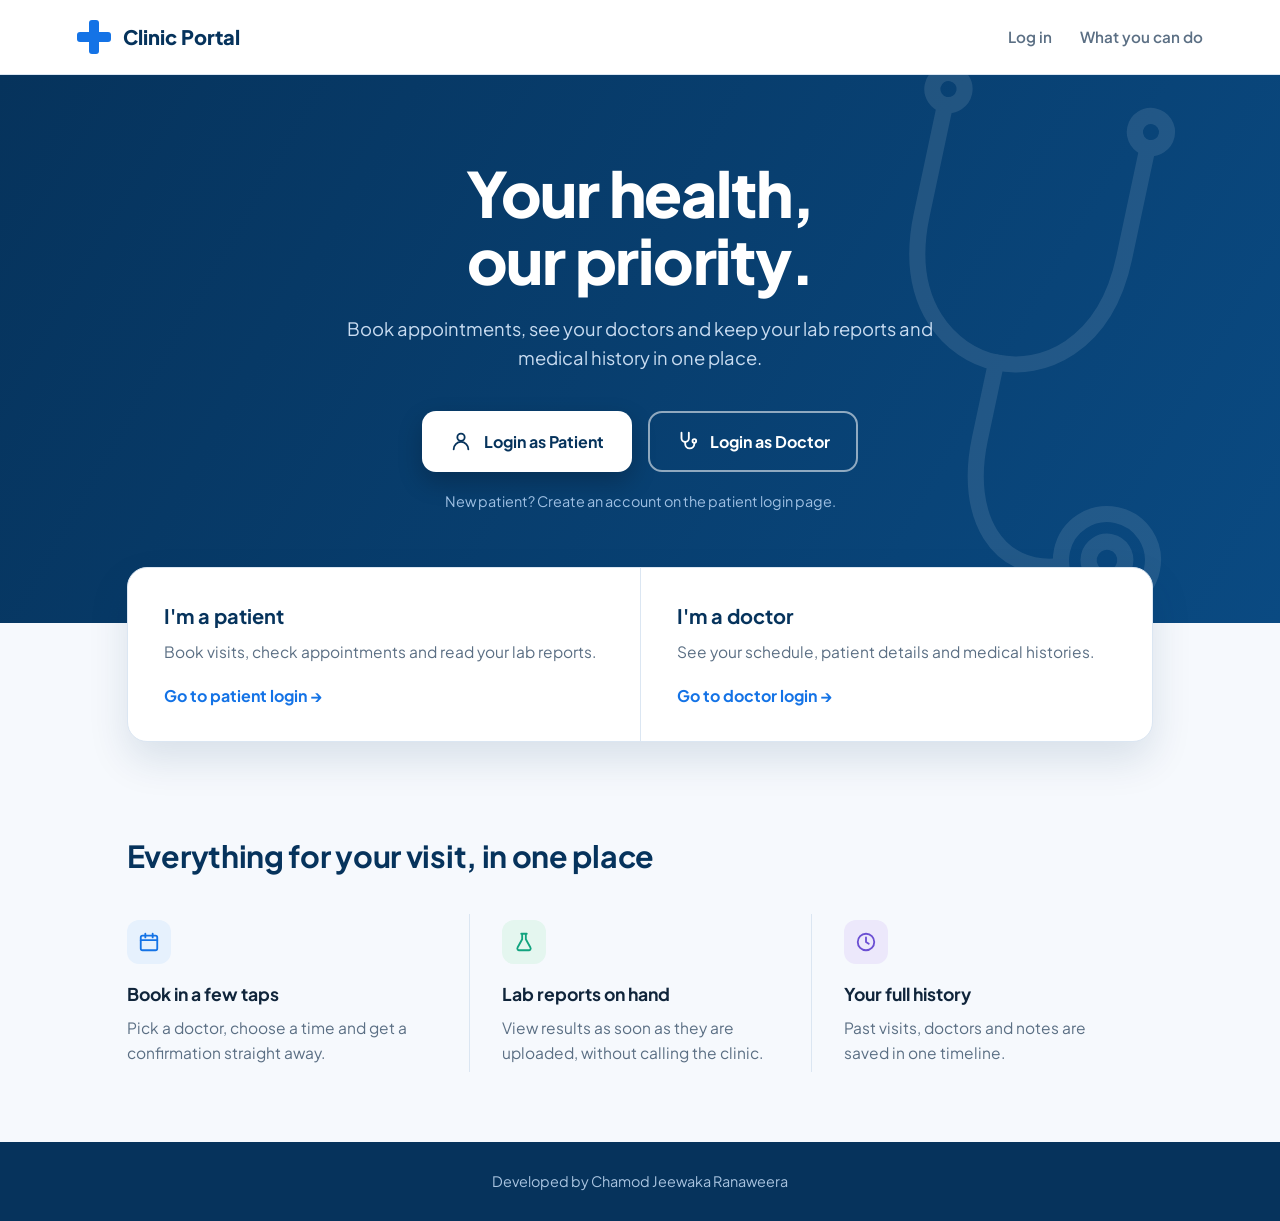
<file: templates/index.html>
<!DOCTYPE html>
<html lang="en">
<head>
<meta charset="UTF-8">
<meta name="viewport" content="width=device-width, initial-scale=1">
<link rel="icon" href="{{ url_for('static', filename='favicon.png') }}" sizes="32x32">
<title>Clinic Portal – Your Health, Our Priority</title>
<link rel="preconnect" href="https://fonts.googleapis.com">
<link href="https://fonts.googleapis.com/css2?family=Plus+Jakarta+Sans:wght@400;500;600;700;800&display=swap" rel="stylesheet">
<style>
:root{
  --navy:#06335c; --navy-2:#0a4a82; --blue:#1473e6; --sky:#e6f1fd;
  --teal:#12a37f; --ink:#10253b; --muted:#5b6f84; --bg:#f6f9fd; --line:#dbe6f2;
}
*{box-sizing:border-box;margin:0;padding:0}
html{scroll-behavior:smooth}
body{font-family:"Plus Jakarta Sans",system-ui,-apple-system,"Segoe UI",Arial,sans-serif;color:var(--ink);background:var(--bg);line-height:1.6}
a{color:inherit;text-decoration:none}
:focus-visible{outline:3px solid var(--blue);outline-offset:3px;border-radius:8px}

/* Top bar */
.top{display:flex;align-items:center;justify-content:space-between;padding:20px 6vw;background:#fff;border-bottom:1px solid var(--line)}
.brand{display:flex;align-items:center;gap:12px;font-weight:800;font-size:1.25rem;color:var(--navy)}
.cross{width:34px;height:34px;position:relative}
.cross::before,.cross::after{content:"";position:absolute;background:var(--blue);border-radius:3px}
.cross::before{left:12px;top:0;width:10px;height:34px}
.cross::after{left:0;top:12px;width:34px;height:10px}
.top nav{display:flex;gap:28px;font-weight:600;font-size:.95rem;color:var(--muted)}
.top nav a:hover{color:var(--blue)}

/* Hero */
.hero{background:linear-gradient(120deg,var(--navy) 0%,var(--navy-2) 100%);color:#fff;padding:84px 6vw 110px;position:relative;overflow:hidden}
.hero-inner{max-width:820px;margin:auto;text-align:center}
.steth{position:absolute;right:4vw;top:50%;width:min(46vw,460px);transform:translateY(-50%) rotate(12deg);color:#fff;opacity:.1;pointer-events:none}
.hero-inner{position:relative;z-index:1}
@media (max-width:900px){.steth{right:-10vw;width:80vw;opacity:.08}}
.hero h1{font-size:clamp(2.4rem,5vw,3.9rem);line-height:1.08;font-weight:800;letter-spacing:-.02em}
.hero p.lead{margin-top:20px;font-size:1.15rem;color:#c9dcf1;max-width:34em;margin-left:auto;margin-right:auto}
.cta{margin-top:38px;display:flex;flex-wrap:wrap;gap:16px;justify-content:center}
.btn{display:inline-flex;align-items:center;gap:12px;padding:16px 26px;border-radius:14px;font-weight:700;font-size:1rem;border:2px solid transparent;transition:transform .15s,background .15s,box-shadow .15s;cursor:pointer}
.btn svg{width:22px;height:22px;flex:none}
.btn-patient{background:#fff;color:var(--navy);box-shadow:0 10px 24px rgba(0,0,0,.22)}
.btn-patient:hover{transform:translateY(-2px);background:var(--sky)}
.btn-doctor{background:transparent;color:#fff;border-color:rgba(255,255,255,.55)}
.btn-doctor:hover{transform:translateY(-2px);background:rgba(255,255,255,.12);border-color:#fff}
.hint{margin-top:18px;font-size:.9rem;color:#9fc0e3}

/* Role section */
.roles{max-width:1180px;margin:-56px auto 0;padding:0 6vw;position:relative;z-index:2}
.roles-box{background:#fff;border:1px solid var(--line);border-radius:20px;display:grid;grid-template-columns:1fr 1fr;box-shadow:0 18px 40px rgba(6,51,92,.12)}
.role{padding:32px 36px}
.role+.role{border-left:1px solid var(--line)}
.role h2{font-size:1.25rem;color:var(--navy)}
.role p{margin:8px 0 18px;color:var(--muted);font-size:.97rem}
.link{font-weight:700;color:var(--blue)}
.link:hover{text-decoration:underline}

/* Features */
.features{max-width:1180px;margin:90px auto 70px;padding:0 6vw}
.features h2{font-size:1.9rem;color:var(--navy);letter-spacing:-.01em;margin-bottom:34px}
.f-grid{display:grid;grid-template-columns:repeat(3,1fr);gap:0}
.f{padding:6px 32px 6px 0}
.f+.f{padding-left:32px;border-left:1px solid var(--line)}
.f h3{font-size:1.1rem;margin-bottom:8px}
.f p{color:var(--muted);font-size:.97rem}
.f .ic{width:44px;height:44px;border-radius:12px;display:grid;place-items:center;margin-bottom:16px}
.f:nth-child(1) .ic{background:var(--sky);color:var(--blue)}
.f:nth-child(2) .ic{background:#e4f6ef;color:var(--teal)}
.f:nth-child(3) .ic{background:#ece8fb;color:#6b4fd3}
.ic svg{width:22px;height:22px}

footer{background:var(--navy);color:#a9c4e0;text-align:center;padding:28px 6vw;font-size:.9rem}

@media (max-width:900px){
  .top nav{display:none}
  .roles-box,.f-grid{grid-template-columns:1fr}
  .role+.role{border-left:0;border-top:1px solid var(--line)}
  .f,.f+.f{padding:18px 0;border-left:0}
  .f+.f{border-top:1px solid var(--line)}
}
@media (prefers-reduced-motion:reduce){*{transition:none!important}html{scroll-behavior:auto}}
</style>
</head>
<body>

<header class="top">
  <a class="brand" href="/"><span class="cross" aria-hidden="true"></span>Clinic Portal</a>
  <nav aria-label="Main">
    <a href="#login">Log in</a>
    <a href="#features">What you can do</a>
  </nav>
</header>

<main>
  <section class="hero">
    <svg class="steth" viewBox="0 0 400 500" fill="none" stroke="currentColor" stroke-width="14" stroke-linecap="round" stroke-linejoin="round" aria-hidden="true">
      <circle cx="110" cy="38" r="14"/><circle cx="290" cy="38" r="14"/>
      <path d="M110 54V150C110 230 160 262 200 262C240 262 290 230 290 150V54"/>
      <path d="M200 262V330C200 400 240 440 290 424"/>
      <circle cx="330" cy="410" r="40"/><circle cx="330" cy="410" r="16"/>
    </svg>
    <div class="hero-inner">
      <div>
        <h1>Your health,<br>our priority.</h1>
        <p class="lead">Book appointments, see your doctors and keep your lab reports and medical history in one place.</p>
        <div class="cta" id="login">
          <!-- Change these hrefs to match your Flask routes -->
          <a class="btn btn-patient" href="/login">
            <svg viewBox="0 0 24 24" fill="none" stroke="currentColor" stroke-width="2" stroke-linecap="round" stroke-linejoin="round"><circle cx="12" cy="8" r="4"/><path d="M4 21c0-4.4 3.6-8 8-8s8 3.6 8 8"/></svg>
            Login as Patient
          </a>
          <a class="btn btn-doctor" href="/login_doctor">
            <svg viewBox="0 0 24 24" fill="none" stroke="currentColor" stroke-width="2" stroke-linecap="round" stroke-linejoin="round"><path d="M6 3v6a4 4 0 0 0 8 0V3"/><path d="M10 13v2a5 5 0 0 0 10 0v-1"/><circle cx="20" cy="12" r="2"/></svg>
            Login as Doctor
          </a>
        </div>
        <p class="hint">New patient? Create an account on the patient login page.</p>
      </div>
    </div>
  </section>

  <section class="roles" aria-label="Choose how to log in">
    <div class="roles-box">
      <div class="role">
        <h2>I'm a patient</h2>
        <p>Book visits, check appointments and read your lab reports.</p>
        <a class="link" href="/login">Go to patient login →</a>
      </div>
      <div class="role">
        <h2>I'm a doctor</h2>
        <p>See your schedule, patient details and medical histories.</p>
        <a class="link" href="/login_doctor">Go to doctor login →</a>
      </div>
    </div>
  </section>

  <section class="features" id="features">
    <h2>Everything for your visit, in one place</h2>
    <div class="f-grid">
      <div class="f">
        <div class="ic"><svg viewBox="0 0 24 24" fill="none" stroke="currentColor" stroke-width="2" stroke-linecap="round" stroke-linejoin="round"><rect x="3" y="5" width="18" height="16" rx="2"/><path d="M3 10h18M8 3v4M16 3v4"/></svg></div>
        <h3>Book in a few taps</h3>
        <p>Pick a doctor, choose a time and get a confirmation straight away.</p>
      </div>
      <div class="f">
        <div class="ic"><svg viewBox="0 0 24 24" fill="none" stroke="currentColor" stroke-width="2" stroke-linecap="round" stroke-linejoin="round"><path d="M9 3h6M10 3v6l-5 9a2 2 0 0 0 2 3h10a2 2 0 0 0 2-3l-5-9V3"/></svg></div>
        <h3>Lab reports on hand</h3>
        <p>View results as soon as they are uploaded, without calling the clinic.</p>
      </div>
      <div class="f">
        <div class="ic"><svg viewBox="0 0 24 24" fill="none" stroke="currentColor" stroke-width="2" stroke-linecap="round" stroke-linejoin="round"><circle cx="12" cy="12" r="9"/><path d="M12 7v5l3 2"/></svg></div>
        <h3>Your full history</h3>
        <p>Past visits, doctors and notes are saved in one timeline.</p>
      </div>
    </div>
  </section>
</main>

<footer>Developed by <a href="https://www.linkedin.com/in/chamod-ranaweera-06bb80420/" target='blank'>Chamod Jeewaka Ranaweera</a></footer>

</body>
</html>
</file>
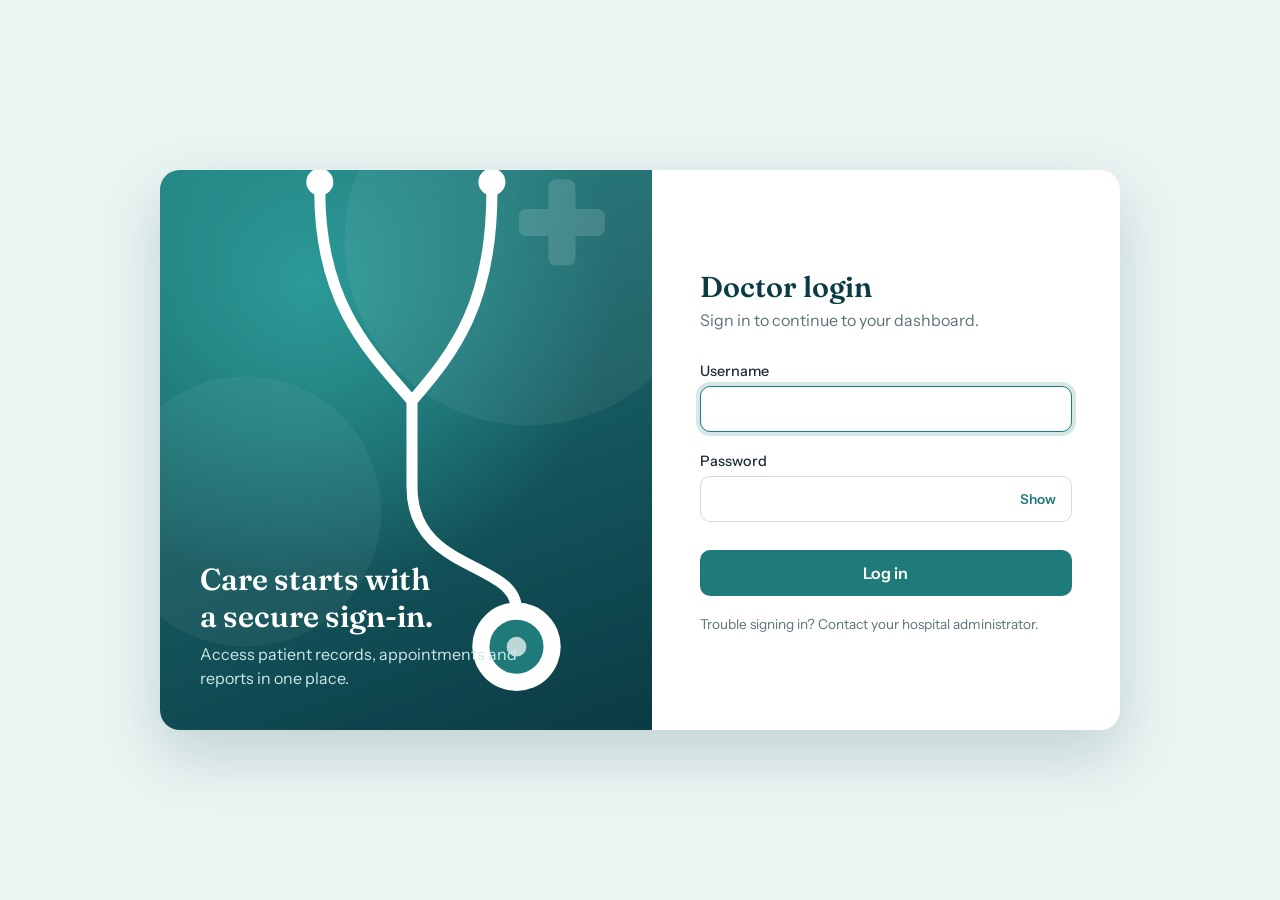
<file: templates/doctor_login.html>
<!DOCTYPE html>
<html lang="en">
<head>
<meta charset="UTF-8">
<meta name="viewport" content="width=device-width, initial-scale=1">
<link rel="icon" href="{{ url_for('static', filename='favicon.png') }}" sizes="32x32">
<title>Doctor Login</title>
<link rel="preconnect" href="https://fonts.googleapis.com">
<link rel="preconnect" href="https://fonts.gstatic.com" crossorigin>
<link href="https://fonts.googleapis.com/css2?family=Fraunces:wght@600&family=Instrument+Sans:wght@400;500;600&display=swap" rel="stylesheet">
<style>
  :root {
    --ink: #0b3b45;
    --teal: #1f7a7a;
    --deep: #0e4f57;
    --mist: #eaf4f3;
    --line: #cfe0de;
    --text: #1a2e33;
    --muted: #5b7378;
    --white: #ffffff;
  }
  * { box-sizing: border-box; }
  html, body { height: 100%; margin: 0; }
  body {
    font-family: "Instrument Sans", system-ui, -apple-system, "Segoe UI", sans-serif;
    color: var(--text);
    background: var(--mist);
    display: grid;
    place-items: center;
    padding: 24px;
  }

  .card {
    display: grid;
    grid-template-columns: 1.05fr 1fr;
    width: min(960px, 100%);
    min-height: 560px;
    background: var(--white);
    border-radius: 20px;
    overflow: hidden;
    box-shadow: 0 24px 60px rgba(11, 59, 69, 0.18);
  }

  /* ---------- Image side ---------- */
  .art {
    position: relative;
    background:
      radial-gradient(circle at 30% 20%, #2c9a97 0%, transparent 55%),
      linear-gradient(160deg, var(--teal), var(--ink));
    display: flex;
    flex-direction: column;
    justify-content: flex-end;
    padding: 40px;
    color: var(--white);
    overflow: hidden;
  }
  /* To use a real photo instead of the illustration, uncomment:
  .art { background: linear-gradient(rgba(11,59,69,.55), rgba(11,59,69,.75)), url("doctor.jpg") center/cover; }
  and remove the <svg> inside .art */
  .art svg {
    position: absolute;
    inset: 0;
    width: 100%;
    height: 100%;
  }
  .art h2 {
    position: relative;
    font-family: "Fraunces", Georgia, serif;
    font-weight: 600;
    font-size: 1.9rem;
    line-height: 1.2;
    margin: 0 0 8px;
  }
  .art p {
    position: relative;
    margin: 0;
    max-width: 30ch;
    color: #cfe9e7;
    line-height: 1.5;
  }

  /* ---------- Form side ---------- */
  .panel {
    padding: 56px 48px;
    display: flex;
    flex-direction: column;
    justify-content: center;
  }
  .panel h1 {
    font-family: "Fraunces", Georgia, serif;
    font-weight: 600;
    font-size: 1.8rem;
    margin: 0 0 6px;
    color: var(--ink);
  }
  .panel .sub { margin: 0 0 32px; color: var(--muted); }

  .field { margin-bottom: 20px; }
  label {
    display: block;
    font-weight: 500;
    font-size: 0.9rem;
    margin-bottom: 6px;
  }
  .control { position: relative; }
  input[type="text"], input[type="password"] {
    width: 100%;
    font: inherit;
    padding: 12px 14px;
    border: 1.5px solid var(--line);
    border-radius: 10px;
    background: var(--white);
    color: var(--text);
    transition: border-color .15s, box-shadow .15s;
  }
  input:focus {
    outline: none;
    border-color: var(--teal);
    box-shadow: 0 0 0 4px rgba(31, 122, 122, 0.18);
  }
  #password { padding-right: 70px; }
  .toggle {
    position: absolute;
    right: 8px; top: 50%;
    transform: translateY(-50%);
    border: 0; background: none;
    color: var(--teal);
    font: inherit; font-size: 0.85rem; font-weight: 600;
    padding: 6px 8px; border-radius: 6px;
    cursor: pointer;
  }
  .toggle:focus-visible { outline: 2px solid var(--teal); }

  button.submit {
    width: 100%;
    margin-top: 8px;
    font: inherit; font-weight: 600;
    padding: 13px;
    border: 0; border-radius: 10px;
    background: var(--teal);
    color: var(--white);
    cursor: pointer;
    transition: background .15s;
  }
  button.submit:hover { background: var(--deep); }
  button.submit:focus-visible { outline: 3px solid rgba(31,122,122,.4); outline-offset: 2px; }

  .note { margin: 20px 0 0; font-size: 0.85rem; color: var(--muted); }

  @media (max-width: 760px) {
    .card { grid-template-columns: 1fr; }
    .art { min-height: 200px; padding: 24px; }
    .art h2 { font-size: 1.4rem; }
    .art p { display: none; }
    .panel { padding: 32px 24px; }
  }
</style>
</head>
<body>
  <main class="card">
    <section class="art" aria-hidden="true">
      <svg viewBox="0 0 400 560" preserveAspectRatio="xMidYMid slice" fill="none">
        <circle cx="300" cy="110" r="150" fill="#ffffff" opacity="0.06"/>
        <circle cx="70" cy="330" r="110" fill="#ffffff" opacity="0.05"/>
        <!-- medical cross -->
        <g fill="#ffffff" opacity="0.14">
          <rect x="316" y="60" width="22" height="70" rx="6"/>
          <rect x="292" y="84" width="70" height="22" rx="6"/>
        </g>
        <!-- stethoscope -->
        <g stroke="#ffffff" stroke-width="9" stroke-linecap="round" stroke-linejoin="round">
          <path d="M130 70 C130 160 170 200 205 240"/>
          <path d="M270 70 C270 160 240 200 205 240"/>
          <path d="M205 240 V310 C205 380 290 370 290 410"/>
        </g>
        <circle cx="130" cy="62" r="11" fill="#ffffff"/>
        <circle cx="270" cy="62" r="11" fill="#ffffff"/>
        <circle cx="290" cy="440" r="36" fill="#ffffff"/>
        <circle cx="290" cy="440" r="22" fill="#1f7a7a"/>
        <circle cx="290" cy="440" r="8" fill="#ffffff" opacity="0.7"/>
      </svg>
      <h2>Care starts with<br>a secure sign-in.</h2>
      <p>Access patient records, appointments and reports in one place.</p>
    </section>

    <section class="panel">
      <h1>Doctor login</h1>
      <p class="sub">Sign in to continue to your dashboard.</p>

      <form action="/login_doctor" method="POST">
        <div class="field">
          <label for="username">Username</label>
          <input type="text" id="username" name="username" autocomplete="username" required autofocus>
        </div>

        <div class="field">
          <label for="password">Password</label>
          <div class="control">
            <input type="password" id="password" name="password" autocomplete="current-password" required>
            <button type="button" class="toggle" id="toggle" aria-label="Show password">Show</button>
          </div>
        </div>

        <button type="submit" class="submit">Log in</button>
      </form>

      <p class="note">Trouble signing in? Contact your hospital administrator.</p>
    </section>
  </main>

  <script>
    const pw = document.getElementById("password");
    const btn = document.getElementById("toggle");
    btn.addEventListener("click", () => {
      const show = pw.type === "password";
      pw.type = show ? "text" : "password";
      btn.textContent = show ? "Hide" : "Show";
      btn.setAttribute("aria-label", show ? "Hide password" : "Show password");
    });
  </script>
</body>
</html>
</file>
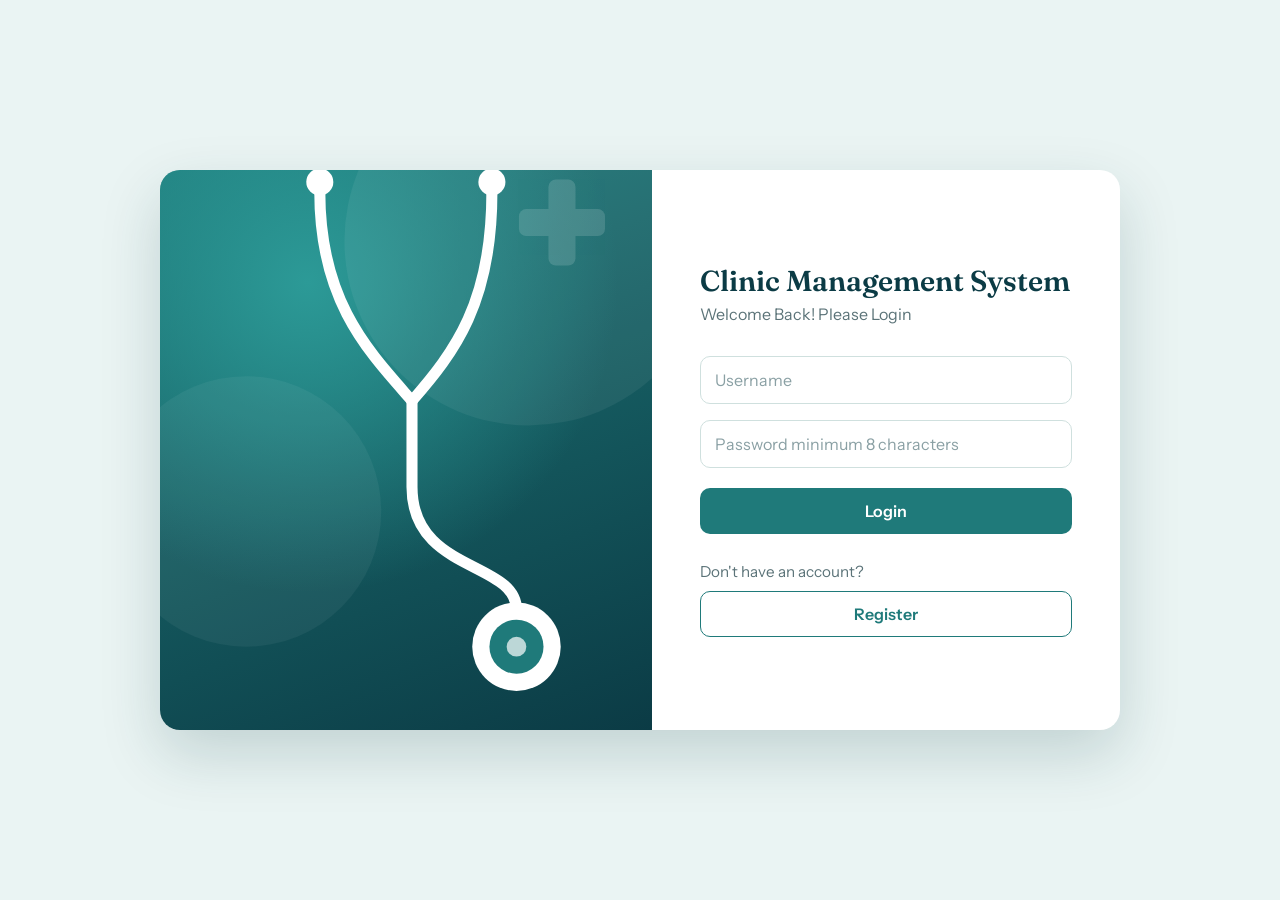
<file: templates/login.html>
<!DOCTYPE html>
<html lang="en">
<head>
<meta charset="UTF-8">
<meta name="viewport" content="width=device-width, initial-scale=1">
<link rel="icon" href="{{ url_for('static', filename='favicon.png') }}" sizes="32x32">
<title>Clinic Login</title>
<link rel="preconnect" href="https://fonts.googleapis.com">
<link rel="preconnect" href="https://fonts.gstatic.com" crossorigin>
<link href="https://fonts.googleapis.com/css2?family=Fraunces:wght@600&family=Instrument+Sans:wght@400;500;600&display=swap" rel="stylesheet">
<style>
  :root {
    --ink: #0b3b45;
    --teal: #1f7a7a;
    --deep: #0e4f57;
    --mist: #eaf4f3;
    --line: #cfe0de;
    --text: #1a2e33;
    --muted: #5b7378;
    --white: #ffffff;
  }
  * { box-sizing: border-box; }
  html, body { height: 100%; margin: 0; }
  body {
    font-family: "Instrument Sans", system-ui, -apple-system, "Segoe UI", sans-serif;
    color: var(--text);
    background: var(--mist);
    display: grid;
    place-items: center;
    padding: 24px;
  }

  .card {
    display: grid;
    grid-template-columns: 1.05fr 1fr;
    width: min(960px, 100%);
    min-height: 560px;
    background: var(--white);
    border-radius: 20px;
    overflow: hidden;
    box-shadow: 0 24px 60px rgba(11, 59, 69, 0.18);
  }

  /* ---------- Image side ---------- */
  .art {
    position: relative;
    background:
      radial-gradient(circle at 30% 20%, #2c9a97 0%, transparent 55%),
      linear-gradient(160deg, var(--teal), var(--ink));
    overflow: hidden;
  }
  /* To use a real photo instead of the illustration, uncomment:
  .art { background: linear-gradient(rgba(11,59,69,.45), rgba(11,59,69,.65)), url("/static/clinic.jpg") center/cover; }
  and remove the <svg> inside .art */
  .art svg { position: absolute; inset: 0; width: 100%; height: 100%; }

  /* ---------- Form side ---------- */
  .login-container {
    padding: 56px 48px;
    display: flex;
    flex-direction: column;
    justify-content: center;
  }
  .login-container h1 {
    font-family: "Fraunces", Georgia, serif;
    font-weight: 600;
    font-size: 1.8rem;
    margin: 0 0 6px;
    color: var(--ink);
  }
  .subtitle { margin: 0 0 32px; color: var(--muted); }

  form { display: flex; flex-direction: column; gap: 16px; }

  input[type="text"], input[type="password"] {
    width: 100%;
    font: inherit;
    padding: 13px 14px;
    border: 1.5px solid var(--line);
    border-radius: 10px;
    background: var(--white);
    color: var(--text);
    transition: border-color .15s, box-shadow .15s;
  }
  input::placeholder { color: #8aa0a4; }
  input:focus {
    outline: none;
    border-color: var(--teal);
    box-shadow: 0 0 0 4px rgba(31, 122, 122, 0.18);
  }
  input.touched:invalid { border-color: #b3261e; }

  .login-btn {
    width: 100%;
    margin-top: 4px;
    font: inherit; font-weight: 600;
    padding: 13px;
    border: 0; border-radius: 10px;
    background: var(--teal);
    color: var(--white);
    cursor: pointer;
    transition: background .15s;
  }
  .login-btn:hover { background: var(--deep); }
  .login-btn:focus-visible { outline: 3px solid rgba(31,122,122,.4); outline-offset: 2px; }

  .register-text { margin: 28px 0 10px; color: var(--muted); font-size: 0.95rem; }
  .register-btn {
    display: block;
    text-align: center;
    padding: 12px;
    border: 1.5px solid var(--teal);
    border-radius: 10px;
    color: var(--teal);
    font-weight: 600;
    text-decoration: none;
    transition: background .15s, color .15s;
  }
  .register-btn:hover { background: var(--teal); color: var(--white); }
  .register-btn:focus-visible { outline: 3px solid rgba(31,122,122,.4); outline-offset: 2px; }

  @media (max-width: 760px) {
    .card { grid-template-columns: 1fr; }
    .art { min-height: 180px; }
    .login-container { padding: 32px 24px; }
  }
</style>
</head>
<body>

<main class="card">

    <section class="art" aria-hidden="true">
      <svg viewBox="0 0 400 560" preserveAspectRatio="xMidYMid slice" fill="none">
        <circle cx="300" cy="110" r="150" fill="#ffffff" opacity="0.06"/>
        <circle cx="70" cy="330" r="110" fill="#ffffff" opacity="0.05"/>
        <g fill="#ffffff" opacity="0.14">
          <rect x="316" y="60" width="22" height="70" rx="6"/>
          <rect x="292" y="84" width="70" height="22" rx="6"/>
        </g>
        <g stroke="#ffffff" stroke-width="9" stroke-linecap="round" stroke-linejoin="round">
          <path d="M130 70 C130 160 170 200 205 240"/>
          <path d="M270 70 C270 160 240 200 205 240"/>
          <path d="M205 240 V310 C205 380 290 370 290 410"/>
        </g>
        <circle cx="130" cy="62" r="11" fill="#ffffff"/>
        <circle cx="270" cy="62" r="11" fill="#ffffff"/>
        <circle cx="290" cy="440" r="36" fill="#ffffff"/>
        <circle cx="290" cy="440" r="22" fill="#1f7a7a"/>
        <circle cx="290" cy="440" r="8" fill="#ffffff" opacity="0.7"/>
      </svg>
    </section>

    <div class="login-container">

        <h1>Clinic Management System</h1>
        <p class="subtitle">Welcome Back! Please Login</p>

        <form action="/login" method="post">

            <input
                type="text"
                name="username"
                placeholder="Username"
                aria-label="Username"
                autocomplete="username"
                required
            >

            <input
                type="password"
                name="password"
                placeholder="Password minimum 8 characters"
                aria-label="Password"
                autocomplete="current-password"
                minlength="8"
                required
            >

            <button type="submit" class="login-btn">
                Login
            </button>

        </form>

        <p class="register-text">
            Don't have an account?
        </p>

        <a href="/register" class="register-btn">
            Register
        </a>

    </div>

</main>

<script>
  // Show the red "invalid" border only after the user has left a field
  document.querySelectorAll("input").forEach(function (el) {
    el.addEventListener("blur", function () { el.classList.add("touched"); });
  });
</script>

</body>
</html>
</file>
